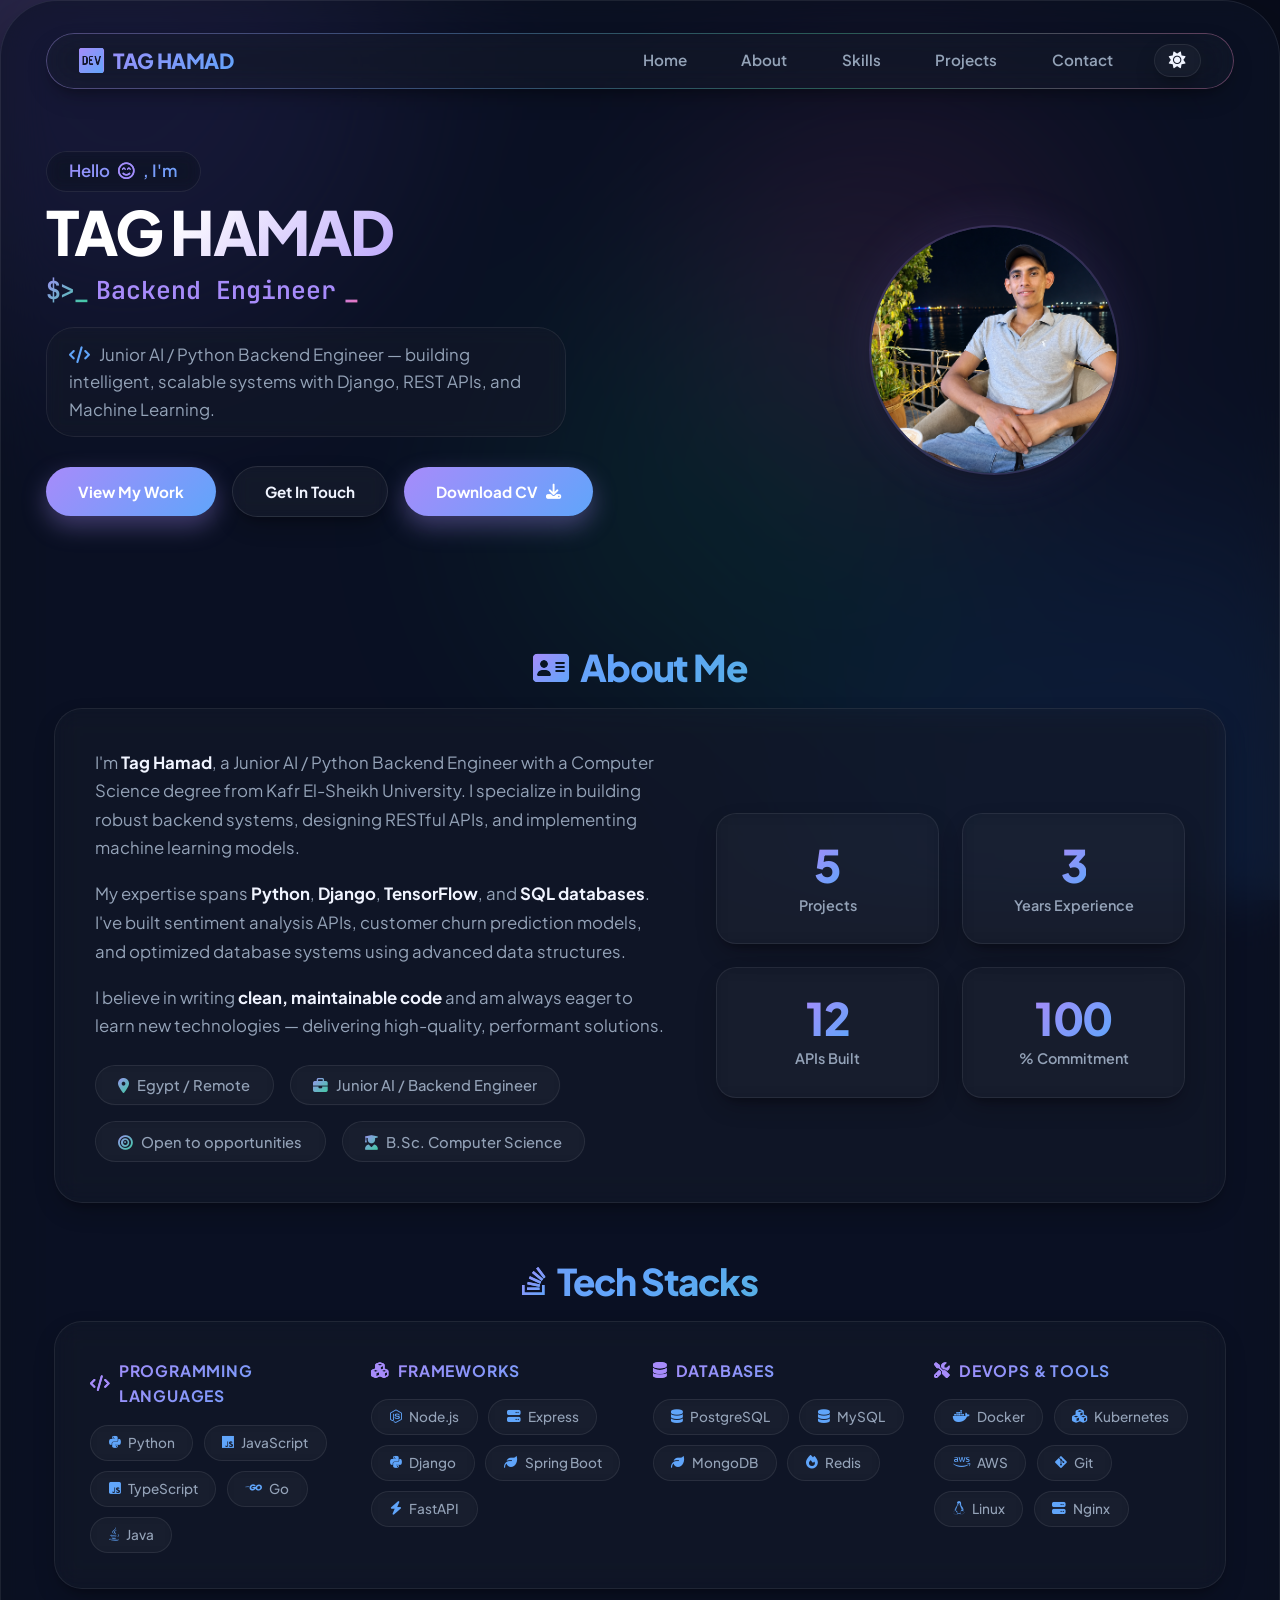
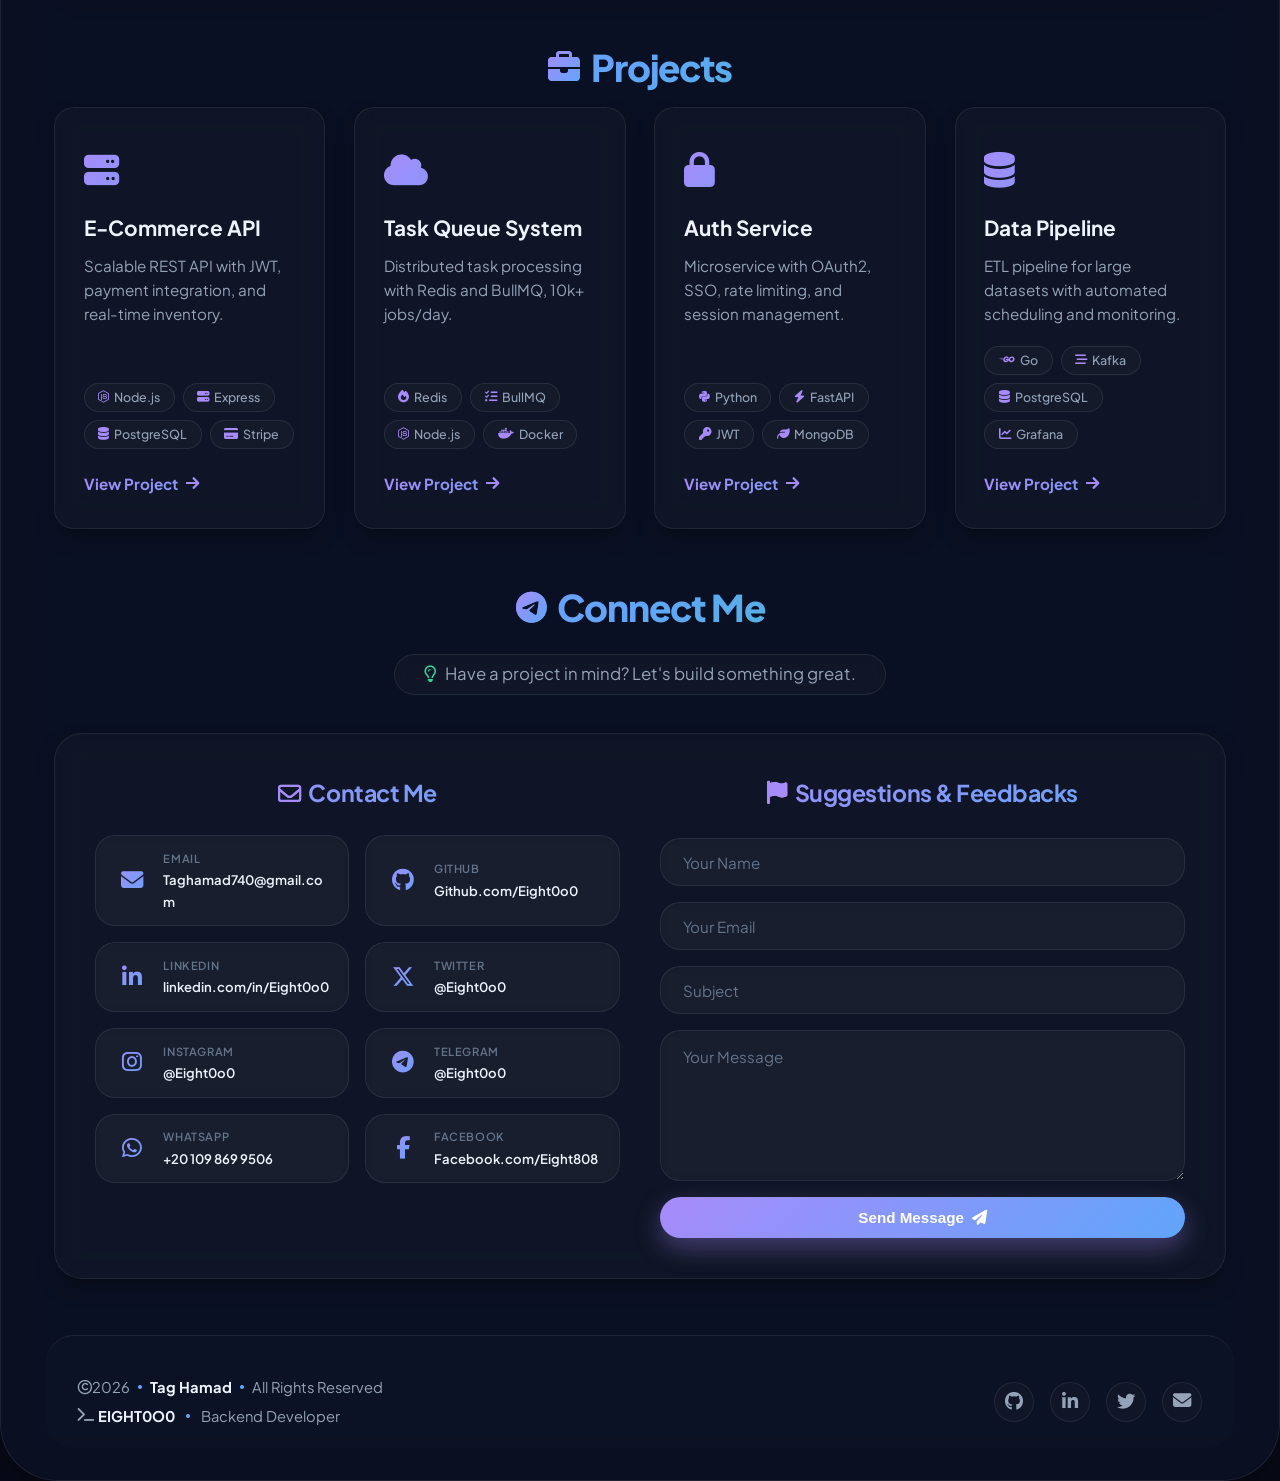
<file: index.html>
<!DOCTYPE html>
<html lang="en">

<head>
  <meta charset="UTF-8" />
  <meta name="viewport" content="width=device-width, initial-scale=1.0" />
  <link rel="shortcut icon" type="image/png" href="icon.png" />

  <title>Tag Hamad | Backend Developer</title>
  <meta name="description" content="Portfolio of Tag Hamad - Junior AI / Python Backend Engineer specializing in scalable APIs, Django, and Machine Learning." />

  <!-- Google Fonts: Plus Jakarta Sans & JetBrains Mono -->
  <link rel="preconnect" href="https://fonts.googleapis.com" />
  <link rel="preconnect" href="https://fonts.gstatic.com" crossorigin />
  <link href="https://fonts.googleapis.com/css2?family=JetBrains+Mono:wght@400;600;700&family=Plus+Jakarta+Sans:wght@300;400;500;600;700;800&display=swap" rel="stylesheet" />

  <!-- Font Awesome 6 (free) -->
  <link rel="stylesheet" href="https://cdnjs.cloudflare.com/ajax/libs/font-awesome/6.5.0/css/all.min.css" />

  <style>
    /* ==========================================================================
   TAG HAMAD — PORTFOLIO STYLESHEET
   Neo-Glass Aurora & Modern Neumorphic Design System
   ========================================================================== */

    /* ----- RESET & BOX MODEL ----- */
    *,
    *::before,
    *::after {
      margin: 0;
      padding: 0;
      box-sizing: border-box;
    }

    /* ----- DESIGN TOKENS (LIGHT & DARK THEMES) ----- */
    :root {
      /* Colors - Dark Theme (Default) */
      --bg-primary: #080c1a;
      --bg-secondary: #0f1628;
      --glass-bg: rgba(13, 19, 35, 0.7);
      --glass-border: rgba(255, 255, 255, 0.08);

      --card-bg: rgba(255, 255, 255, 0.02);
      --card-hover-bg: rgba(255, 255, 255, 0.04);
      --card-border: rgba(255, 255, 255, 0.07);
      --card-border-hover: rgba(167, 139, 250, 0.4);

      --text-primary: #f0f4ff;
      --text-secondary: #94a3b8;
      --text-muted: #64748b;

      --aurora-1: #a78bfa;
      --aurora-2: #60a5fa;
      --aurora-3: #34d399;
      --aurora-4: #f472b6;
      --aurora-opacity: 0.22;

      --hero-name-gradient: linear-gradient(135deg, #ffffff 20%, var(--aurora-1) 70%, var(--aurora-2) 100%);
      --hero-desc-bg: rgba(255, 255, 255, 0.02);

      --btn-secondary-bg: rgba(255, 255, 255, 0.03);
      --btn-secondary-border: rgba(255, 255, 255, 0.1);
      --btn-secondary-hover-bg: rgba(255, 255, 255, 0.06);

      --badge-bg: rgba(255, 255, 255, 0.025);
      --badge-border: rgba(255, 255, 255, 0.08);

      --input-bg: rgba(255, 255, 255, 0.025);
      --input-border: rgba(255, 255, 255, 0.08);

      --shadow-main: 0 30px 60px rgba(0, 0, 0, 0.45);
      --shadow-card: 0 10px 25px -5px rgba(0, 0, 0, 0.3), 0 8px 10px -6px rgba(0, 0, 0, 0.2);
      --shadow-card-hover: 0 20px 35px -5px rgba(0, 0, 0, 0.45), 0 10px 15px -5px rgba(167, 139, 250, 0.15);
      --shadow-inset: inset 2px 2px 5px rgba(0, 0, 0, 0.2), inset -2px -2px 5px rgba(255, 255, 255, 0.02);

      --footer-border: rgba(255, 255, 255, 0.08);
      --footer-bg: rgba(255, 255, 255, 0.01);

      --radius-sm: 12px;
      --radius-md: 20px;
      --radius-lg: 28px;
      --radius-xl: 3.6rem;
      --radius-full: 9999px;

      --transition: 0.3s cubic-bezier(0.25, 0.46, 0.45, 0.94);
      --font-sans: 'Plus Jakarta Sans', 'Segoe UI', system-ui, -apple-system, sans-serif;
      --font-mono: 'JetBrains Mono', 'Courier New', monospace;
    }

    /* Light Theme Overrides */
    [data-theme="light"] {
      --bg-primary: #f1f5f9;
      --bg-secondary: #ffffff;
      --glass-bg: rgba(255, 255, 255, 0.8);
      --glass-border: rgba(203, 213, 225, 0.7);

      --card-bg: rgba(255, 255, 255, 0.85);
      --card-hover-bg: #ffffff;
      --card-border: rgba(203, 213, 225, 0.8);
      --card-border-hover: rgba(124, 58, 237, 0.5);

      --text-primary: #0f172a;
      --text-secondary: #475569;
      --text-muted: #64748b;

      --aurora-1: #8b5cf6;
      --aurora-2: #3b82f6;
      --aurora-3: #10b981;
      --aurora-4: #ec4899;
      --aurora-opacity: 0.14;

      --hero-name-gradient: linear-gradient(135deg, #0f172a 20%, #6366f1 70%, #8b5cf6 100%);
      --hero-desc-bg: rgba(255, 255, 255, 0.7);

      --btn-secondary-bg: rgba(255, 255, 255, 0.8);
      --btn-secondary-border: rgba(203, 213, 225, 0.9);
      --btn-secondary-hover-bg: #ffffff;

      --badge-bg: rgba(241, 245, 249, 0.85);
      --badge-border: rgba(203, 213, 225, 0.8);

      --input-bg: rgba(248, 250, 252, 0.95);
      --input-border: rgba(203, 213, 225, 0.8);

      --shadow-main: 0 25px 50px -12px rgba(15, 23, 42, 0.12);
      --shadow-card: 0 8px 20px -4px rgba(15, 23, 42, 0.06), 0 4px 6px -2px rgba(15, 23, 42, 0.04);
      --shadow-card-hover: 0 16px 30px -6px rgba(15, 23, 42, 0.12), 0 6px 12px -3px rgba(124, 58, 237, 0.1);
      --shadow-inset: inset 2px 2px 5px rgba(0, 0, 0, 0.04), inset -2px -2px 5px rgba(255, 255, 255, 0.8);

      --footer-border: rgba(226, 232, 240, 0.8);
      --footer-bg: rgba(255, 255, 255, 0.6);
    }

    /* ----- BASE & TYPOGRAPHY ----- */
    html {
      scroll-behavior: smooth;
    }

    body {
      font-family: var(--font-sans);
      background: var(--bg-primary);
      color: var(--text-primary);
      line-height: 1.65;
      transition: background 0.4s ease, color 0.4s ease;
      min-height: 100vh;
      /* padding: 1.5rem; */
      position: relative;
      overflow-x: hidden;
      -webkit-font-smoothing: antialiased;
    }

    a {
      text-decoration: none;
      color: inherit;
      transition: var(--transition);
    }

    /* ----- ANIMATED AURORA BACKGROUND ----- */
    .aurora-bg {
      position: fixed;
      inset: 0;
      z-index: 0;
      pointer-events: none;
      overflow: hidden;
    }

    .aurora-bg .layer {
      position: absolute;
      border-radius: 50%;
      filter: blur(100px);
      opacity: var(--aurora-opacity);
      animation: auroraDrift 22s ease-in-out infinite alternate;
      will-change: transform;
    }

    .aurora-bg .l1 {
      width: 550px;
      height: 550px;
      top: -200px;
      left: -150px;
      background: var(--aurora-1);
      animation-duration: 26s;
    }

    .aurora-bg .l2 {
      width: 650px;
      height: 650px;
      bottom: -250px;
      right: -150px;
      background: var(--aurora-2);
      animation-duration: 30s;
      animation-delay: -6s;
    }

    .aurora-bg .l3 {
      width: 450px;
      height: 450px;
      top: 30%;
      left: 40%;
      background: var(--aurora-3);
      animation-duration: 20s;
      animation-delay: -10s;
    }

    .aurora-bg .l4 {
      width: 400px;
      height: 400px;
      top: 10%;
      right: 15%;
      background: var(--aurora-4);
      animation-duration: 24s;
      animation-delay: -4s;
    }

    @keyframes auroraDrift {
      0% {
        transform: translate(0, 0) scale(1) rotate(0deg);
      }
      33% {
        transform: translate(40px, -50px) scale(1.15) rotate(6deg);
      }
      66% {
        transform: translate(-30px, 30px) scale(0.9) rotate(-4deg);
      }
      100% {
        transform: translate(20px, -20px) scale(1.08) rotate(3deg);
      }
    }

    /* ----- GLASS WRAPPER ----- */
    .glass-wrapper {
      max-width: 1300px;
      margin: 0 auto;
      background: var(--glass-bg);
      backdrop-filter: blur(24px) saturate(180%);
      -webkit-backdrop-filter: blur(24px) saturate(180%);
      border-radius: var(--radius-xl);
      padding: 2rem 2.8rem;
      border: 1px solid var(--glass-border);
      box-shadow: var(--shadow-main);
      transition: background 0.4s ease, border-color 0.4s ease, box-shadow 0.4s ease;
      position: relative;
      z-index: 1;
    }

    .container {
      max-width: 1200px;
      margin: 0 auto;
      padding: 0 8px;
    }

    /* ----- SECTION TITLE ----- */
    .section-title {
      font-size: 2.3rem;
      font-weight: 800;
      text-align: center;
      margin-bottom: 0.6rem;
      letter-spacing: -0.03em;
      background: linear-gradient(135deg, var(--aurora-1), var(--aurora-2), var(--aurora-3));
      -webkit-background-clip: text;
      -webkit-text-fill-color: transparent;
      background-clip: text;
      display: flex;
      align-items: center;
      justify-content: center;
      gap: 12px;
    }

    .section-title i {
      background: linear-gradient(135deg, var(--aurora-1), var(--aurora-2));
      -webkit-background-clip: text;
      -webkit-text-fill-color: transparent;
      background-clip: text;
      font-size: 2rem;
    }

    /* ----- NAVBAR ----- */
    .navbar {
      margin-bottom: 2.4rem;
      background: var(--card-bg);
      backdrop-filter: blur(18px);
      -webkit-backdrop-filter: blur(18px);
      border-radius: var(--radius-full);
      padding: 0.6rem 2rem;
      border: 1px solid var(--glass-border);
      box-shadow: var(--shadow-card);
      transition: background 0.3s ease, border-color 0.3s ease;
      position: relative;
      z-index: 1000;
    }

    .navbar::before {
      content: '';
      position: absolute;
      inset: -1px;
      border-radius: var(--radius-full);
      padding: 1px;
      background: linear-gradient(90deg, var(--aurora-1), var(--aurora-2), var(--aurora-3), var(--aurora-4));
      -webkit-mask: linear-gradient(#fff 0 0) content-box, linear-gradient(#fff 0 0);
      -webkit-mask-composite: xor;
      mask-composite: exclude;
      pointer-events: none;
      opacity: 0.3;
    }

    .nav-container {
      display: flex;
      justify-content: space-between;
      align-items: center;
      position: relative;
    }

    .logo {
      display: flex;
      align-items: center;
      gap: 10px;
      font-weight: 800;
      font-size: 1.3rem;
      letter-spacing: -0.02em;
      background: linear-gradient(135deg, var(--aurora-1), var(--aurora-2));
      -webkit-background-clip: text;
      -webkit-text-fill-color: transparent;
      background-clip: text;
    }

    .logo i {
      font-size: 1.8rem;
      background: linear-gradient(135deg, var(--aurora-1), var(--aurora-2));
      -webkit-background-clip: text;
      -webkit-text-fill-color: transparent;
      background-clip: text;
    }

    .nav-links {
      display: flex;
      gap: 1.8rem;
      align-items: center;
      list-style: none;
    }

    .nav-links a {
      font-weight: 600;
      font-size: 0.95rem;
      color: var(--text-secondary);
      padding: 0.4rem 0.8rem;
      border-radius: var(--radius-full);
      transition: var(--transition);
      position: relative;
    }

    .nav-links a::after {
      content: '';
      position: absolute;
      bottom: 0;
      left: 50%;
      width: 0;
      height: 2px;
      background: linear-gradient(90deg, var(--aurora-1), var(--aurora-2));
      transition: var(--transition);
      transform: translateX(-50%);
      border-radius: 2px;
    }

    .nav-links a:hover {
      color: var(--text-primary);
    }

    .nav-links a:hover::after {
      width: 60%;
    }

    .theme-toggle {
      background: var(--card-bg);
      border: 1px solid var(--glass-border);
      color: var(--text-primary);
      padding: 7px 14px;
      border-radius: var(--radius-full);
      cursor: pointer;
      font-size: 1.05rem;
      backdrop-filter: blur(6px);
      transition: var(--transition);
      box-shadow: var(--shadow-card);
      display: flex;
      align-items: center;
      justify-content: center;
    }

    .theme-toggle:hover {
      border-color: var(--aurora-1);
      transform: translateY(-2px);
      box-shadow: var(--shadow-card-hover);
    }

    /* ===== HAMBURGER MENU - FIXED ===== */
    .hamburger {
      display: none;
      flex-direction: column;
      gap: 6px;
      cursor: pointer;
      padding: 10px 12px;
      border-radius: var(--radius-sm);
      background: var(--card-bg);
      border: 1px solid var(--glass-border);
      transition: var(--transition);
      align-items: center;
      justify-content: center;
      min-width: 44px;
      min-height: 44px;
    }

    .hamburger:hover {
      border-color: var(--aurora-1);
      background: var(--card-hover-bg);
    }

    .hamburger span {
      display: block;
      width: 28px;
      height: 3px;
      background: var(--text-primary);
      border-radius: 4px;
      transition: 0.3s ease;
      transform-origin: center;
    }

    .hamburger.active span:nth-child(1) {
      transform: rotate(45deg) translate(6px, 6px);
      background: var(--aurora-1);
    }

    .hamburger.active span:nth-child(2) {
      opacity: 0;
      transform: scaleX(0);
    }

    .hamburger.active span:nth-child(3) {
      transform: rotate(-45deg) translate(7px, -7px);
      background: var(--aurora-1);
    }

    /* ----- HERO SECTION ----- */
    .hero {
      padding: 1.5rem 0 2.5rem;
      position: relative;
      z-index: 1;
    }

    .hero-container {
      display: grid;
      grid-template-columns: 1.15fr 0.85fr;
      gap: 3.5rem;
      align-items: center;
    }

    .hero-greeting {
      display: inline-flex;
      align-items: center;
      gap: 8px;
      padding: 0.35rem 1.4rem;
      border-radius: var(--radius-full);
      font-size: 1.05rem;
      font-weight: 600;
      background: linear-gradient(135deg, var(--aurora-1), var(--aurora-2));
      -webkit-background-clip: text;
      -webkit-text-fill-color: transparent;
      background-clip: text;
      border: 1px solid var(--badge-border);
      background-color: var(--badge-bg);
      backdrop-filter: blur(8px);
    }

    .hero-greeting i {
      color: var(--aurora-1);
      -webkit-text-fill-color: initial;
    }

    .hero-name {
      font-size: 3.8rem;
      font-weight: 800;
      letter-spacing: -0.04em;
      line-height: 1.1;
      background: var(--hero-name-gradient);
      -webkit-background-clip: text;
      -webkit-text-fill-color: transparent;
      background-clip: text;
      margin: 0.4rem 0 0.2rem;
    }

    .hero-title-wrapper {
      display: flex;
      align-items: center;
      gap: 8px;
      font-family: var(--font-mono);
      font-size: 1.55rem;
      font-weight: 600;
      margin: 0.3rem 0 1rem;
      flex-wrap: wrap;
    }

    .prompt {
      background: linear-gradient(135deg, var(--aurora-1), var(--aurora-3));
      -webkit-background-clip: text;
      -webkit-text-fill-color: transparent;
      background-clip: text;
      letter-spacing: -1px;
    }

    #typingText {
      font-family: var(--font-mono);
      color: var(--aurora-1);
      white-space: nowrap;
      min-height: 1.6em;
      display: inline-block;
    }

    .cursor {
      display: inline-block;
      font-size: 1.55rem;
      font-weight: 700;
      animation: blink 0.8s step-end infinite;
      background: linear-gradient(135deg, var(--aurora-1), var(--aurora-4));
      -webkit-background-clip: text;
      -webkit-text-fill-color: transparent;
      background-clip: text;
    }

    .cursor::before {
      content: '_';
    }

    @keyframes blink {
      0%,
      100% {
        opacity: 1;
      }
      50% {
        opacity: 0;
      }
    }

    .hero-desc {
      color: var(--text-secondary);
      font-size: 1.05rem;
      max-width: 520px;
      margin-bottom: 1.8rem;
      padding: 0.8rem 1.4rem;
      border-radius: var(--radius-lg);
      background: var(--hero-desc-bg);
      border: 1px solid var(--card-border);
      backdrop-filter: blur(8px);
      line-height: 1.65;
    }

    .hero-desc i {
      color: var(--aurora-2);
      margin-right: 6px;
    }

    .hero-buttons {
      display: flex;
      flex-wrap: wrap;
      gap: 1rem;
      margin-bottom: 2rem;
      align-items: center;
    }

    .btn {
      display: inline-flex;
      align-items: center;
      justify-content: center;
      gap: 8px;
      padding: 0.75rem 2rem;
      border-radius: var(--radius-full);
      font-weight: 700;
      font-size: 0.95rem;
      background: var(--card-bg);
      border: 1px solid var(--card-border);
      backdrop-filter: blur(8px);
      color: var(--text-primary);
      transition: var(--transition);
      cursor: pointer;
      box-shadow: var(--shadow-card);
      text-align: center;
    }

    .btn-primary {
      background: linear-gradient(135deg, var(--aurora-1), var(--aurora-2));
      color: #ffffff;
      border: none;
      box-shadow: 0 10px 25px rgba(167, 139, 250, 0.35);
    }

    .btn-primary:hover {
      transform: translateY(-3px) scale(1.02);
      box-shadow: 0 16px 36px rgba(167, 139, 250, 0.45);
      color: #ffffff;
    }

    .btn-secondary {
      background: var(--btn-secondary-bg);
      border: 1px solid var(--btn-secondary-border);
    }

    .btn-secondary:hover {
      border-color: var(--aurora-1);
      color: var(--aurora-1);
      transform: translateY(-3px);
      background: var(--btn-secondary-hover-bg);
      box-shadow: var(--shadow-card-hover);
    }

    /* .hero-social {
      display: flex;
      gap: 1.1rem;
      align-items: center;
    }

    .hero-social a {
      display: flex;
      align-items: center;
      justify-content: center;
      width: 46px;
      height: 46px;
      border-radius: 50%;
      background: var(--card-bg);
      border: 1px solid var(--card-border);
      color: var(--text-secondary);
      font-size: 1.25rem;
      transition: var(--transition);
      box-shadow: var(--shadow-card);
    } */

    /* .hero-social a:hover {
      background: linear-gradient(135deg, var(--aurora-1), var(--aurora-2));
      color: #ffffff;
      border-color: transparent;
      transform: translateY(-4px) scale(1.06);
      box-shadow: 0 10px 24px rgba(167, 139, 250, 0.35);
    } */

    /* Hero Avatar */
    .avatar-circle {
      width: 250px;
      height: 250px;
      border-radius: 50%;
      background: var(--card-bg);
      border: 2px solid rgba(167, 139, 250, 0.2);
      box-shadow: 0 0 50px rgba(167, 139, 250, 0.12), var(--shadow-card);
      display: flex;
      align-items: center;
      justify-content: center;
      overflow: hidden;
      transition: var(--transition);
      margin: 0 auto;
      position: relative;
    }

    .avatar-circle::after {
      content: '';
      position: absolute;
      inset: -3px;
      border-radius: 50%;
      padding: 3px;
      background: linear-gradient(135deg, var(--aurora-1), var(--aurora-2), var(--aurora-3));
      -webkit-mask: linear-gradient(#fff 0 0) content-box, linear-gradient(#fff 0 0);
      -webkit-mask-composite: xor;
      mask-composite: exclude;
      opacity: 0.35;
      animation: rotateBorder 10s linear infinite;
    }

    @keyframes rotateBorder {
      0% {
        transform: rotate(0deg);
      }
      100% {
        transform: rotate(360deg);
      }
    }

    .avatar-circle img {
      width: 100%;
      height: 100%;
      object-fit: cover;
      border-radius: 50%;
      transition: var(--transition);
    }

    .avatar-circle:hover {
      transform: scale(1.03);
      box-shadow: 0 0 70px rgba(167, 139, 250, 0.25), var(--shadow-card-hover);
    }

    /* ----- ABOUT SECTION ----- */
    .about {
      margin: 3rem 0;
    }

    .about-grid {
      display: grid;
      grid-template-columns: 1.1fr 0.9fr;
      gap: 3rem;
      background: var(--card-bg);
      backdrop-filter: blur(12px);
      -webkit-backdrop-filter: blur(12px);
      border-radius: var(--radius-lg);
      padding: 2.5rem;
      border: 1px solid var(--card-border);
      box-shadow: var(--shadow-card);
      transition: background 0.3s ease, box-shadow 0.3s ease;
    }

    .about-text p {
      color: var(--text-secondary);
      margin-bottom: 1.1rem;
      font-size: 1.05rem;
      line-height: 1.7;
    }

    .about-text p strong {
      color: var(--text-primary);
      font-weight: 700;
    }

    .about-details {
      display: flex;
      flex-wrap: wrap;
      gap: 1rem;
      margin-top: 1.5rem;
    }

    .about-details div {
      padding: 0.45rem 1.4rem;
      border-radius: var(--radius-full);
      background: var(--badge-bg);
      border: 1px solid var(--badge-border);
      backdrop-filter: blur(6px);
      font-size: 0.92rem;
      font-weight: 500;
      color: var(--text-secondary);
      display: inline-flex;
      align-items: center;
      gap: 8px;
    }

    .about-details div span {
      background: linear-gradient(135deg, var(--aurora-1), var(--aurora-3));
      -webkit-background-clip: text;
      -webkit-text-fill-color: transparent;
      background-clip: text;
    }

    .about-stats {
      display: grid;
      grid-template-columns: 1fr 1fr;
      gap: 1.4rem;
      align-content: center;
    }

    .stat-card {
      background: var(--card-bg);
      backdrop-filter: blur(10px);
      -webkit-backdrop-filter: blur(10px);
      border-radius: var(--radius-md);
      padding: 1.6rem 1rem;
      text-align: center;
      border: 1px solid var(--card-border);
      transition: var(--transition);
      box-shadow: var(--shadow-card);
      display: flex;
      flex-direction: column;
      justify-content: center;
      align-items: center;
    }

    .stat-card:hover {
      border-color: var(--card-border-hover);
      transform: translateY(-5px);
      background: var(--card-hover-bg);
      box-shadow: var(--shadow-card-hover);
    }

    .stat-number {
      font-size: 2.8rem;
      font-weight: 800;
      letter-spacing: -0.03em;
      line-height: 1.1;
      background: linear-gradient(135deg, var(--aurora-1), var(--aurora-2));
      -webkit-background-clip: text;
      -webkit-text-fill-color: transparent;
      background-clip: text;
      display: block;
      margin-bottom: 0.3rem;
    }

    .stat-label {
      color: var(--text-secondary);
      font-weight: 600;
      font-size: 0.9rem;
    }

    /* ----- SKILLS SECTION ----- */
    .skills {
      margin: 3rem 0;
    }

    .skills-grid {
      display: grid;
      grid-template-columns: repeat(4, 1fr);
      gap: 1.6rem;
      background: var(--card-bg);
      backdrop-filter: blur(12px);
      -webkit-backdrop-filter: blur(12px);
      border-radius: var(--radius-lg);
      padding: 2.2rem;
      border: 1px solid var(--card-border);
      box-shadow: var(--shadow-card);
    }

    .skill-category h3 {
      background: linear-gradient(135deg, var(--aurora-1), var(--aurora-2));
      -webkit-background-clip: text;
      -webkit-text-fill-color: transparent;
      background-clip: text;
      font-size: 0.98rem;
      font-weight: 700;
      text-transform: uppercase;
      letter-spacing: 0.8px;
      margin-bottom: 1rem;
      display: flex;
      align-items: center;
      gap: 8px;
    }

    .skill-category h3 i {
      color: var(--aurora-1);
      -webkit-text-fill-color: initial;
    }

    .skill-tags {
      display: flex;
      flex-wrap: wrap;
      gap: 0.65rem;
    }

    .skill-tags span {
      background: var(--badge-bg);
      border: 1px solid var(--badge-border);
      padding: 0.35rem 1.1rem;
      border-radius: var(--radius-full);
      font-size: 0.85rem;
      font-weight: 500;
      color: var(--text-secondary);
      backdrop-filter: blur(6px);
      transition: var(--transition);
      display: inline-flex;
      align-items: center;
      gap: 7px;
    }

    .skill-tags span:hover {
      border-color: var(--aurora-1);
      color: var(--text-primary);
      transform: translateY(-2px);
      background: var(--card-hover-bg);
      box-shadow: 0 4px 12px rgba(167, 139, 250, 0.15);
    }

    .skill-tags span i {
      color: var(--aurora-2);
    }

    /* ----- PROJECTS SECTION ----- */
    .projects {
      margin: 3rem 0;
    }

    .projects-grid {
      display: grid;
      grid-template-columns: repeat(auto-fill, minmax(260px, 1fr));
      gap: 1.8rem;
    }

    .project-card {
      background: var(--card-bg);
      backdrop-filter: blur(12px);
      -webkit-backdrop-filter: blur(12px);
      border-radius: var(--radius-md);
      padding: 2rem 1.8rem;
      border: 1px solid var(--card-border);
      transition: var(--transition);
      box-shadow: var(--shadow-card);
      display: flex;
      flex-direction: column;
    }

    .project-card:hover {
      transform: translateY(-8px);
      border-color: var(--card-border-hover);
      background: var(--card-hover-bg);
      box-shadow: var(--shadow-card-hover);
    }

    .project-icon {
      font-size: 2.2rem;
      background: linear-gradient(135deg, var(--aurora-1), var(--aurora-2));
      -webkit-background-clip: text;
      -webkit-text-fill-color: transparent;
      background-clip: text;
      margin-bottom: 0.8rem;
    }

    .project-card h3 {
      font-size: 1.3rem;
      font-weight: 700;
      margin-bottom: 0.5rem;
      color: var(--text-primary);
    }

    .project-card p {
      color: var(--text-secondary);
      font-size: 0.95rem;
      margin-bottom: 1.2rem;
      flex-grow: 1;
      line-height: 1.6;
    }

    .project-tags {
      display: flex;
      flex-wrap: wrap;
      gap: 0.5rem;
      margin-bottom: 1.4rem;
    }

    .project-tags span {
      background: var(--badge-bg);
      padding: 0.2rem 0.85rem;
      border-radius: var(--radius-full);
      font-size: 0.78rem;
      font-weight: 500;
      border: 1px solid var(--badge-border);
      color: var(--text-secondary);
      display: inline-flex;
      align-items: center;
      gap: 5px;
    }

    .project-tags span i {
      color: var(--aurora-1);
    }

    .project-link {
      display: inline-flex;
      align-items: center;
      gap: 8px;
      font-weight: 700;
      font-size: 0.95rem;
      background: linear-gradient(135deg, var(--aurora-1), var(--aurora-2));
      -webkit-background-clip: text;
      -webkit-text-fill-color: transparent;
      background-clip: text;
      transition: var(--transition);
    }

    .project-link i {
      color: var(--aurora-1);
      -webkit-text-fill-color: initial;
      transition: transform 0.3s ease;
    }

    .project-link:hover i {
      transform: translateX(4px);
    }

    /* ----- CONTACT SECTION ----- */
    .contact {
      margin: 3rem 0 1rem;
    }

    .contact-sub-wrapper {
      text-align: center;
    }

    .contact-sub {
      text-align: center;
      color: var(--text-secondary);
      font-size: 1.05rem;
      margin: 0.4rem auto 2.4rem auto;
      display: inline-flex;
      align-items: center;
      gap: 8px;
      padding: 0.35rem 1.8rem;
      border-radius: var(--radius-full);
      background: var(--badge-bg);
      border: 1px solid var(--badge-border);
      backdrop-filter: blur(6px);
    }

    .contact-sub i {
      color: var(--aurora-3);
    }

    .contact-grid {
      display: grid;
      grid-template-columns: 1fr 1fr;
      gap: 2.5rem;
      background: var(--card-bg);
      backdrop-filter: blur(12px);
      -webkit-backdrop-filter: blur(12px);
      border-radius: var(--radius-lg);
      padding: 2.5rem;
      border: 1px solid var(--card-border);
      box-shadow: var(--shadow-card);
    }

    .column-title {
      font-size: 1.45rem;
      font-weight: 700;
      text-align: center;
      margin-bottom: 1.4rem;
      letter-spacing: -0.02em;
      background: linear-gradient(135deg, var(--aurora-1), var(--aurora-2));
      -webkit-background-clip: text;
      -webkit-text-fill-color: transparent;
      background-clip: text;
      display: flex;
      align-items: center;
      justify-content: center;
      gap: 8px;
    }

    .column-title i {
      color: var(--aurora-1);
      -webkit-text-fill-color: initial;
    }

    .contact-items-grid {
      display: grid;
      grid-template-columns: 1fr 1fr;
      gap: 1rem;
    }

    .contact-item {
      display: flex;
      align-items: center;
      gap: 12px;
      padding: 0.8rem 1.1rem;
      background: var(--badge-bg);
      border-radius: var(--radius-md);
      border: 1px solid var(--badge-border);
      backdrop-filter: blur(6px);
      transition: var(--transition);
    }

    .contact-item:hover {
      border-color: var(--aurora-1);
      transform: translateY(-3px);
      background: var(--card-hover-bg);
      box-shadow: 0 8px 20px rgba(167, 139, 250, 0.15);
    }

    .contact-item>i {
      font-size: 1.4rem;
      width: 38px;
      height: 38px;
      display: flex;
      align-items: center;
      justify-content: center;
      background: linear-gradient(135deg, var(--aurora-1), var(--aurora-2));
      -webkit-background-clip: text;
      -webkit-text-fill-color: transparent;
      background-clip: text;
      flex-shrink: 0;
    }

    .contact-item-info {
      display: flex;
      flex-direction: column;
      min-width: 0;
    }

    .contact-item h4 {
      font-size: 0.7rem;
      text-transform: uppercase;
      color: var(--text-muted);
      letter-spacing: 0.6px;
      margin-bottom: 2px;
      font-weight: 600;
    }

    .contact-item a {
      font-size: 0.82rem;
      font-weight: 600;
      color: var(--text-primary);
      overflow-wrap: break-word;
      word-break: break-word;
      transition: var(--transition);
    }

    .contact-item a:hover {
      color: var(--aurora-1);
    }

    .contact-form {
      display: flex;
      flex-direction: column;
      gap: 1rem;
      padding-top: 0.6rem;
    }

    .contact-form input,
    .contact-form textarea {
      padding: 0.85rem 1.4rem;
      border-radius: var(--radius-md);
      background: var(--input-bg);
      border: 1px solid var(--input-border);
      color: var(--text-primary);
      font-family: inherit;
      font-size: 0.95rem;
      backdrop-filter: blur(6px);
      outline: none;
      transition: var(--transition);
    }

    .contact-form input::placeholder,
    .contact-form textarea::placeholder {
      color: var(--text-muted);
    }

    .contact-form input:focus,
    .contact-form textarea:focus {
      border-color: var(--aurora-1);
      box-shadow: 0 0 0 3px rgba(167, 139, 250, 0.15);
    }

    .contact-form textarea {
      resize: vertical;
      min-height: 130px;
      line-height: 1.6;
    }

    /* ----- FOOTER ----- */
    .footer {
      background: var(--footer-bg);
      color: var(--text-secondary);
      padding: 2.2rem 0 1rem;
      border-top: 1px solid var(--footer-border);
      border-radius: var(--radius-lg);
      margin-top: 3.5rem;
    }

    .footer-inner {
      max-width: 1200px;
      margin: 0 auto;
      padding: 0 1.5rem;
      display: flex;
      justify-content: space-between;
      align-items: center;
      flex-wrap: wrap;
      gap: 1.2rem;
    }

    .footer-info {
      text-align: left;
    }

    .footer-info p {
      margin: 0.25rem 0;
      font-size: 0.92rem;
      display: flex;
      align-items: center;
      flex-wrap: wrap;
    }

    .footer-tagline {
      color: var(--text-secondary);
    }

    .footer-tagline strong {
      color: var(--text-primary);
    }

    .footer-tagline i.fa-circle {
      font-size: 4px;
      color: var(--aurora-2);
      margin: 0 8px;
    }

    .footer-social {
      display: flex;
      gap: 1rem;
    }

    .footer-social a {
      display: flex;
      align-items: center;
      justify-content: center;
      width: 40px;
      height: 40px;
      border-radius: 50%;
      background: var(--card-bg);
      border: 1px solid var(--card-border);
      color: var(--text-secondary);
      font-size: 1.15rem;
      transition: var(--transition);
    }

    .footer-social a:hover {
      background: linear-gradient(135deg, var(--aurora-1), var(--aurora-2));
      color: #ffffff;
      border-color: transparent;
      transform: translateY(-3px);
      box-shadow: 0 8px 20px rgba(167, 139, 250, 0.3);
    }

    /* ==========================================================================
       RESPONSIVE DESIGN (BREAKPOINTS)
       ========================================================================== */

    /* Tablet (max-width: 1024px) */
    @media (max-width: 1024px) {
      .hero-container {
        grid-template-columns: 1fr;
        text-align: left;
        gap: 2rem;
      }

      .hero-content {
        display: flex;
        flex-direction: column;
        align-items: flex-start;
      }

      .hero-avatar {
        display: flex;
        justify-content: center;
        align-items: center;
        width: 100%;
        margin: 0.5rem auto 1rem auto;
      }

      .avatar-circle {
        width: 300px;
        height: 300px;
      }

      .hero-desc {
        max-width: 100%;
      }

      .about-grid {
        grid-template-columns: 1fr;
        gap: 2rem;
      }

      .skills-grid {
        grid-template-columns: repeat(2, 1fr);
      }

      .contact-grid {
        grid-template-columns: 1fr;
        gap: 2.5rem;
      }

      .contact-items-grid {
        grid-template-columns: 1fr 1fr;
      }
    }

    /* Mobile Devices (max-width: 768px) */
    @media (max-width: 768px) {
      /* body {
        padding: 0.8rem;
      } */

      .glass-wrapper {
        padding: 1.4rem 1.2rem;
        border-radius: var(--radius-lg);
      }

      .navbar {
        padding: 0.5rem 1.2rem;
        border-radius: var(--radius-lg);
        margin-bottom: 1.8rem;
        position: relative;
        z-index: 1000;
      }

      .nav-container {
        display: flex;
        justify-content: space-between;
        align-items: center;
        width: 100%;
        position: relative;
      }

      .logo {
        font-size: 1.15rem;
      }

      .hamburger {
        display: flex;
      }

      /* ===== DROPDOWN MENU - MATCHES NEOGLASS AURORA THEME ===== */
      .nav-links {
        display: none;
        flex-direction: column;
        width: 100%;
        background: var(--glass-bg);
        backdrop-filter: blur(200px) saturate(180%);
        -webkit-backdrop-filter: blur(200px) saturate(180%);
        padding: 1.5rem 1.2rem;
        border-radius: var(--radius-md);
        margin-top: 1rem;
        gap: 0.8rem;
        border: 1px solid var(--glass-border);
        position: absolute;
        top: calc(100% + 8px);
        left: 0;
        z-index: 1001;
        box-shadow: var(--shadow-main);
      }

      /* Light theme override for dropdown */
      [data-theme="light"] .nav-links {
        background: var(--glass-bg);
        backdrop-filter: blur(200px) saturate(180%);
        -webkit-backdrop-filter: blur(200px) saturate(180%);
        border-color: var(--glass-border);
        box-shadow: var(--shadow-main);
      }

      @keyframes navDropdown {
        from {
          opacity: 0;
          transform: translateY(-12px) scale(0.98);
        }
        to {
          opacity: 1;
          transform: translateY(0) scale(1);
        }
      }

      .nav-links.active {
        display: flex;
        animation: navDropdown 0.3s cubic-bezier(0.16, 1, 0.3, 1) forwards;
      }

      .nav-links a {
        color: var(--text-secondary);
        width: 100%;
        text-align: center;
        padding: 0.7rem 1rem;
        border-radius: var(--radius-sm);
        font-size: 1rem;
        transition: var(--transition);
        border: none;
      }

      .nav-links a:hover {
        color: var(--text-primary);
        background: var(--card-hover-bg);
        border: none;
      }

      .nav-links .theme-toggle {
        align-self: center;
        margin-top: 0.2rem;
        width: 100%;
        max-width: 200px;
      }

      .hero-container {
        gap: 1.8rem;
      }

      .hero-avatar {
        display: flex;
        justify-content: center;
        align-items: center;
        width: 100%;
        margin: 0.5rem auto 1.5rem auto;
      }

      .hero-name {
        font-size: 2.8rem;
      }

      .hero-title-wrapper {
        font-size: 1.35rem;
      }

      .avatar-circle {
        width: 250px;
        height: 250px;
        box-shadow: 0 0 35px rgba(167, 139, 250, 0.15), var(--shadow-card);
      }

      .section-title {
        font-size: 2rem;
      }

      .about-grid,
      .skills-grid,
      .contact-grid {
        padding: 1.6rem 1.2rem;
      }

      .footer-inner {
        flex-direction: column;
        text-align: center;
        align-items: center;
      }

      .footer-info {
        text-align: center;
      }

      .footer-info p {
        justify-content: center;
      }
    }

    /* Small Mobile (max-width: 480px) */
    @media (max-width: 480px) {
      .hero-container {
        gap: 1.4rem;
      }

      .hero-avatar {
        margin: 0.2rem auto 1.2rem auto;
      }

      .avatar-circle {
        width: 180px;
        height: 180px;
        box-shadow: 0 0 25px rgba(167, 139, 250, 0.12), var(--shadow-card);
      }

      .hero-name {
        font-size: 2.2rem;
      }

      .hero-title-wrapper {
        font-size: 1.15rem;
      }

      .section-title {
        font-size: 1.7rem;
      }

      .hero-buttons {
        flex-direction: column;
        width: 100%;
      }

      .hero-buttons .btn {
        width: 100%;
      }

      .skills-grid {
        grid-template-columns: 1fr;
      }

      .about-stats {
        grid-template-columns: 1fr 1fr;
        gap: 0.8rem;
      }

      .stat-card {
        padding: 1.2rem 0.5rem;
      }

      .stat-number {
        font-size: 2rem;
      }

      .contact-items-grid {
        grid-template-columns: 1fr;
      }

      .contact-item {
        padding: 0.6rem 0.8rem;
      }

      .contact-item a {
        font-size: 0.8rem;
      }

      .column-title {
        font-size: 1.2rem;
      }

      .contact-form .btn {
        width: 100%;
      }
    }
  </style>
</head>

<body>

  <!-- AURORA BACKGROUND -->
  <div class="aurora-bg">
    <div class="layer l1"></div>
    <div class="layer l2"></div>
    <div class="layer l3"></div>
    <div class="layer l4"></div>
  </div>

  <!-- MAIN GLASS WRAPPER -->
  <div class="glass-wrapper">

    <!-- ===== NAV ===== -->
    <nav class="navbar">
      <div class="nav-container">
        <a href="#" class="logo">
          <i class="fa-brands fa-dev"></i>
          <span>TAG HAMAD</span>
        </a>
        <button class="hamburger" id="hamburger" aria-label="Toggle navigation">
          <span></span><span></span><span></span>
        </button>
        <ul class="nav-links" id="navLinks">
          <li><a href="#home">Home</a></li>
          <li><a href="#about">About</a></li>
          <li><a href="#skills">Skills</a></li>
          <li><a href="#projects">Projects</a></li>
          <li><a href="#contact">Contact</a></li>
          <li><button class="theme-toggle" id="themeToggle" aria-label="Toggle Theme">🌙</button></li>
        </ul>
      </div>
    </nav>

    <!-- ===== HERO ===== -->
    <section id="home" class="hero">
      <div class="hero-container">
        <div class="hero-content">
          <p class="hero-greeting">Hello <i class="far fa-face-smile-beam"></i>, I'm</p>
          <h1 class="hero-name">TAG HAMAD</h1>
          <div class="hero-title-wrapper">
            <span class="prompt">$&gt;_</span>
            <span id="typingText"></span>
            <span class="cursor"></span>
          </div>
          <p class="hero-desc">
            <i class="fa-solid fa-code"></i> Junior AI / Python Backend Engineer — building intelligent, scalable
            systems with Django, REST APIs, and Machine Learning.
          </p>
          <div class="hero-buttons">
            <a href="#projects" class="btn btn-primary">View My Work</a>
            <a href="#contact" class="btn btn-secondary">Get In Touch</a>
            <a href="Tag_Hamad_Resume.pdf" download class="btn btn-primary">Download CV <i class="fa-solid fa-download"></i></a>
          </div>
          <!-- <div class="hero-social">
            <a href="https://github.com/Eight0o0" target="_blank" rel="noopener noreferrer" aria-label="GitHub"><i class="fab fa-github"></i></a>
            <a href="https://linkedin.com/in/Eight0o0" target="_blank" rel="noopener noreferrer" aria-label="LinkedIn"><i class="fab fa-linkedin-in"></i></a>
            <a href="https://twitter.com/Eight0o0" target="_blank" rel="noopener noreferrer" aria-label="Twitter"><i class="fab fa-twitter"></i></a>
          </div> -->
        </div>
        <div class="hero-avatar">
          <div class="avatar-circle">
            <img src="avatar.jpg" alt="Tag Hamad" />
          </div>
        </div>
      </div>
    </section>

    <!-- ===== ABOUT ===== -->
    <section id="about" class="about">
      <div class="container">
        <h2 class="section-title"><i class="fa-solid fa-address-card"></i> About Me</h2>
        <div class="about-grid">
          <div class="about-text">
            <p>
              I'm <strong>Tag Hamad</strong>, a Junior AI / Python Backend Engineer with a Computer Science degree
              from Kafr El-Sheikh University. I specialize in building robust backend systems,
              designing RESTful APIs, and implementing machine learning models.
            </p>
            <p>
              My expertise spans <strong>Python</strong>, <strong>Django</strong>, <strong>TensorFlow</strong>,
              and <strong>SQL databases</strong>. I've built sentiment analysis APIs, customer churn prediction
              models, and optimized database systems using advanced data structures.
            </p>
            <p>
              I believe in writing <strong>clean, maintainable code</strong> and am always eager to learn
              new technologies — delivering high-quality, performant solutions.
            </p>
            <div class="about-details">
              <div><span><i class="fa-solid fa-location-dot"></i></span> Egypt / Remote</div>
              <div><span><i class="fa-solid fa-briefcase"></i></span> Junior AI / Backend Engineer</div>
              <div><span><i class="fa-solid fa-bullseye"></i></span> Open to opportunities</div>
              <div><span><i class="fa-solid fa-user-graduate"></i></span> B.Sc. Computer Science</div>
            </div>
          </div>
          <div class="about-stats">
            <div class="stat-card">
              <span class="stat-number" data-target="5">0</span>
              <span class="stat-label">Projects</span>
            </div>
            <div class="stat-card">
              <span class="stat-number" data-target="3">0</span>
              <span class="stat-label">Years Experience</span>
            </div>
            <div class="stat-card">
              <span class="stat-number" data-target="12">0</span>
              <span class="stat-label">APIs Built</span>
            </div>
            <div class="stat-card">
              <span class="stat-number" data-target="100">0</span>
              <span class="stat-label">% Commitment</span>
            </div>
          </div>
        </div>
      </div>
    </section>

    <!-- ===== SKILLS ===== -->
    <section id="skills" class="skills">
      <div class="container">
        <h2 class="section-title"><i class="fa-brands fa-stack-overflow"></i> Tech Stacks</h2>
        <div class="skills-grid">
          <div class="skill-category">
            <h3><i class="fa-solid fa-code"></i> Programming Languages</h3>
            <div class="skill-tags">
              <span><i class="fab fa-python"></i> Python</span>
              <span><i class="fab fa-js"></i> JavaScript</span>
              <span><i class="fab fa-js-square"></i> TypeScript</span>
              <span><i class="fab fa-golang"></i> Go</span>
              <span><i class="fab fa-java"></i> Java</span>
            </div>
          </div>
          <div class="skill-category">
            <h3><i class="fas fa-cubes"></i> Frameworks</h3>
            <div class="skill-tags">
              <span><i class="fab fa-node-js"></i> Node.js</span>
              <span><i class="fas fa-server"></i> Express</span>
              <span><i class="fab fa-python"></i> Django</span>
              <span><i class="fas fa-leaf"></i> Spring Boot</span>
              <span><i class="fas fa-bolt"></i> FastAPI</span>
            </div>
          </div>
          <div class="skill-category">
            <h3><i class="fas fa-database"></i> Databases</h3>
            <div class="skill-tags">
              <span><i class="fas fa-database"></i> PostgreSQL</span>
              <span><i class="fas fa-database"></i> MySQL</span>
              <span><i class="fas fa-leaf"></i> MongoDB</span>
              <span><i class="fas fa-fire"></i> Redis</span>
            </div>
          </div>
          <div class="skill-category">
            <h3><i class="fas fa-tools"></i> DevOps &amp; Tools</h3>
            <div class="skill-tags">
              <span><i class="fab fa-docker"></i> Docker</span>
              <span><i class="fas fa-cubes"></i> Kubernetes</span>
              <span><i class="fab fa-aws"></i> AWS</span>
              <span><i class="fab fa-git-alt"></i> Git</span>
              <span><i class="fab fa-linux"></i> Linux</span>
              <span><i class="fas fa-server"></i> Nginx</span>
            </div>
          </div>
        </div>
      </div>
    </section>

    <!-- ===== PROJECTS ===== -->
    <section id="projects" class="projects">
      <div class="container">
        <h2 class="section-title"><i class="fa-solid fa-briefcase"></i> Projects</h2>
        <div class="projects-grid">
          <div class="project-card">
            <div class="project-icon"><i class="fas fa-server"></i></div>
            <h3>E-Commerce API</h3>
            <p>Scalable REST API with JWT, payment integration, and real-time inventory.</p>
            <div class="project-tags">
              <span><i class="fab fa-node-js"></i> Node.js</span>
              <span><i class="fas fa-server"></i> Express</span>
              <span><i class="fas fa-database"></i> PostgreSQL</span>
              <span><i class="fas fa-credit-card"></i> Stripe</span>
            </div>
            <a href="#" class="project-link">View Project <i class="fas fa-arrow-right"></i></a>
          </div>
          <div class="project-card">
            <div class="project-icon"><i class="fas fa-cloud"></i></div>
            <h3>Task Queue System</h3>
            <p>Distributed task processing with Redis and BullMQ, 10k+ jobs/day.</p>
            <div class="project-tags">
              <span><i class="fas fa-fire"></i> Redis</span>
              <span><i class="fas fa-tasks"></i> BullMQ</span>
              <span><i class="fab fa-node-js"></i> Node.js</span>
              <span><i class="fab fa-docker"></i> Docker</span>
            </div>
            <a href="#" class="project-link">View Project <i class="fas fa-arrow-right"></i></a>
          </div>
          <div class="project-card">
            <div class="project-icon"><i class="fas fa-lock"></i></div>
            <h3>Auth Service</h3>
            <p>Microservice with OAuth2, SSO, rate limiting, and session management.</p>
            <div class="project-tags">
              <span><i class="fab fa-python"></i> Python</span>
              <span><i class="fas fa-bolt"></i> FastAPI</span>
              <span><i class="fas fa-key"></i> JWT</span>
              <span><i class="fas fa-leaf"></i> MongoDB</span>
            </div>
            <a href="#" class="project-link">View Project <i class="fas fa-arrow-right"></i></a>
          </div>
          <div class="project-card">
            <div class="project-icon"><i class="fas fa-database"></i></div>
            <h3>Data Pipeline</h3>
            <p>ETL pipeline for large datasets with automated scheduling and monitoring.</p>
            <div class="project-tags">
              <span><i class="fab fa-golang"></i> Go</span>
              <span><i class="fas fa-stream"></i> Kafka</span>
              <span><i class="fas fa-database"></i> PostgreSQL</span>
              <span><i class="fas fa-chart-line"></i> Grafana</span>
            </div>
            <a href="#" class="project-link">View Project <i class="fas fa-arrow-right"></i></a>
          </div>
        </div>
      </div>
    </section>

    <!-- ===== CONTACT ===== -->
    <section id="contact" class="contact">
      <div class="container">
        <h2 class="section-title"><i class="fa-brands fa-telegram"></i> Connect Me</h2>
        <div class="contact-sub-wrapper">
          <p class="contact-sub">
            <i class="fa-regular fa-lightbulb"></i> Have a project in mind? Let's build something great.
          </p>
        </div>
        <div class="contact-grid">
          <div class="contact-info">
            <div class="column-title"><i class="fa-regular fa-envelope"></i> Contact Me</div>
            <div class="contact-items-grid">
              <div class="contact-item">
                <i class="fas fa-envelope"></i>
                <div class="contact-item-info">
                  <h4>Email</h4>
                  <a href="mailto:Taghamad740@gmail.com" title="Taghamad740@gmail.com">Taghamad740@gmail.com</a>
                </div>
              </div>
              <div class="contact-item">
                <i class="fab fa-github"></i>
                <div class="contact-item-info">
                  <h4>GitHub</h4>
                  <a href="https://github.com/Eight0o0" target="_blank" rel="noopener noreferrer" title="Github.com/Eight0o0">Github.com/Eight0o0</a>
                </div>
              </div>
              <div class="contact-item">
                <i class="fab fa-linkedin-in"></i>
                <div class="contact-item-info">
                  <h4>LinkedIn</h4>
                  <a href="https://linkedin.com/in/Eight0o0" target="_blank" rel="noopener noreferrer" title="linkedin.com/in/Eight0o0">linkedin.com/in/Eight0o0</a>
                </div>
              </div>
              <div class="contact-item">
                <i class="fab fa-x-twitter"></i>
                <div class="contact-item-info">
                  <h4>Twitter</h4>
                  <a href="https://twitter.com/Eight0o0" target="_blank" rel="noopener noreferrer" title="@Eight0o0">@Eight0o0</a>
                </div>
              </div>
              <div class="contact-item">
                <i class="fab fa-instagram"></i>
                <div class="contact-item-info">
                  <h4>Instagram</h4>
                  <a href="https://instagram.com/Eight0o0" target="_blank" rel="noopener noreferrer" title="@Eight0o0">@Eight0o0</a>
                </div>
              </div>
              <div class="contact-item">
                <i class="fab fa-telegram"></i>
                <div class="contact-item-info">
                  <h4>Telegram</h4>
                  <a href="https://t.me/Eight0o0" target="_blank" rel="noopener noreferrer" title="@Eight0o0">@Eight0o0</a>
                </div>
              </div>
              <div class="contact-item">
                <i class="fab fa-whatsapp"></i>
                <div class="contact-item-info">
                  <h4>WhatsApp</h4>
                  <a href="https://wa.me/201098699506" target="_blank" rel="noopener noreferrer" title="+20 109 869 9506">+20 109 869 9506</a>
                </div>
              </div>
              <div class="contact-item">
                <i class="fab fa-facebook-f"></i>
                <div class="contact-item-info">
                  <h4>Facebook</h4>
                  <a href="https://facebook.com/Eight808" target="_blank" rel="noopener noreferrer" title="Facebook.com/Eight808">Facebook.com/Eight808</a>
                </div>
              </div>
            </div>
          </div>
          <form class="contact-form" id="contactForm" style="margin-top: -10px;">
            <div class="column-title" style="margin-bottom: 10px; ">
              <i class="fas fa-flag"></i> Suggestions &amp; Feedbacks
            </div>
            <input type="text" placeholder="Your Name" required />
            <input type="email" placeholder="Your Email" required />
            <input type="text" placeholder="Subject" />
            <textarea rows="5" placeholder="Your Message" required></textarea>
            <button type="submit" class="btn btn-primary" style="width:100%;">Send Message <i class="fas fa-paper-plane"></i></button>
          </form>
        </div>
      </div>
    </section>

    <!-- ===== FOOTER ===== -->
    <footer class="footer">
      <div class="container">
        <div class="footer-inner">
          <div class="footer-info">
            <p class="footer-tagline">
              <i class="far fa-copyright"></i> 2026
              <i class="fas fa-circle"></i>
              <strong>Tag Hamad</strong>
              <i class="fas fa-circle"></i>
              All Rights Reserved
            </p>
            <p class="footer-tagline">
              <i class="fas fa-terminal"></i>&nbsp;<strong>EIGHT0O0</strong>&nbsp;
              <i class="fas fa-circle"></i>&nbsp;Backend Developer
            </p>
          </div>
          <div class="footer-social">
            <a href="https://github.com/Eight0o0" target="_blank" rel="noopener noreferrer" aria-label="GitHub"><i class="fab fa-github"></i></a>
            <a href="https://linkedin.com/in/Eight0o0" target="_blank" rel="noopener noreferrer" aria-label="LinkedIn"><i class="fab fa-linkedin-in"></i></a>
            <a href="https://twitter.com/Eight0o0" target="_blank" rel="noopener noreferrer" aria-label="Twitter"><i class="fab fa-twitter"></i></a>
            <a href="mailto:Taghamad740@gmail.com" aria-label="Email"><i class="fas fa-envelope"></i></a>
          </div>
        </div>
      </div>
    </footer>
  </div>

  <script>
    // ----- THEME TOGGLE (Font Awesome icons) -----
    const toggle = document.getElementById('themeToggle');
    let theme = 'dark';

    function setTheme(t) {
      theme = t;
      document.documentElement.setAttribute('data-theme', t);
      localStorage.setItem('preferred-theme', t);
      toggle.innerHTML = t === 'dark' ? '<i class="fas fa-sun"></i>' : '<i class="fas fa-moon"></i>';
    }
    const saved = localStorage.getItem('preferred-theme') || 'dark';
    setTheme(saved);

    // ----- TYPING (terminal) -----
    const phrases = ["Backend Engineer", "AI Engineer", "Python Developer", "REST API Architect", "Django Developer", "ML Engineer", "Systems Architect"];
    const el = document.getElementById('typingText');
    let idx = 0,
      charIdx = 0,
      deleting = false;

    function type() {
      const cur = phrases[idx] || '';
      if (!deleting) {
        charIdx++;
        el.textContent = cur.substring(0, charIdx);
        if (charIdx === cur.length) { deleting = true;
          setTimeout(type, 2000); } else setTimeout(type, 60);
      } else {
        charIdx--;
        el.textContent = cur.substring(0, charIdx);
        if (charIdx === 0) { deleting = false;
          idx = (idx + 1) % phrases.length;
          setTimeout(type, 250); } else setTimeout(type, 35);
      }
    }
    el.textContent = '';
    setTimeout(type, 300);

    // ----- MOBILE NAV (hamburger <-> X) -----
    const hamburger = document.getElementById('hamburger');
    const navLinks = document.getElementById('navLinks');

    function closeMobileNav() {
      navLinks.classList.remove('active');
      hamburger.classList.remove('active');
    }

    hamburger.addEventListener('click', (e) => {
      e.stopPropagation();
      navLinks.classList.toggle('active');
      hamburger.classList.toggle('active');
    });

    // Close menu when choosing any link
    document.querySelectorAll('.nav-links a').forEach(l => {
      l.addEventListener('click', closeMobileNav);
    });

    // Toggle theme AND close mobile menu
    toggle.addEventListener('click', () => {
      setTheme(theme === 'dark' ? 'light' : 'dark');
      closeMobileNav();
    });

    // Close menu when clicking outside
    document.addEventListener('click', (e) => {
      if (!navLinks.contains(e.target) && !hamburger.contains(e.target)) {
        closeMobileNav();
      }
    });

    // ----- STATS ANIMATION -----
    const stats = document.querySelectorAll('.stat-number');
    const obs = new IntersectionObserver((entries) => {
      entries.forEach(entry => {
        if (entry.isIntersecting) {
          stats.forEach(stat => {
            const target = parseInt(stat.getAttribute('data-target'));
            let current = 0;
            const interval = setInterval(() => {
              const inc = Math.ceil(target / 35);
              current = Math.min(current + inc, target);
              stat.textContent = current;
              if (current >= target) clearInterval(interval);
            }, 30);
          });
          obs.unobserve(entry.target);
        }
      });
    }, { threshold: 0.3 });
    const aboutStats = document.querySelector('.about-stats');
    if (aboutStats) obs.observe(aboutStats);

    // ----- CONTACT FORM -----
    document.getElementById('contactForm').addEventListener('submit', function(e) {
      e.preventDefault();
      alert('Thanks for reaching out! (This is a demo — connect your backend to send real emails.)');
      this.reset();
    });

    // ----- SMOOTH SCROLL -----
    document.querySelectorAll('a[href^="#"]').forEach(a => {
      a.addEventListener('click', function(e) {
        const target = document.querySelector(this.getAttribute('href'));
        if (target) { e.preventDefault();
          target.scrollIntoView({ behavior: 'smooth' }); }
      });
    });
  </script>

</body>

</html>
</file>
